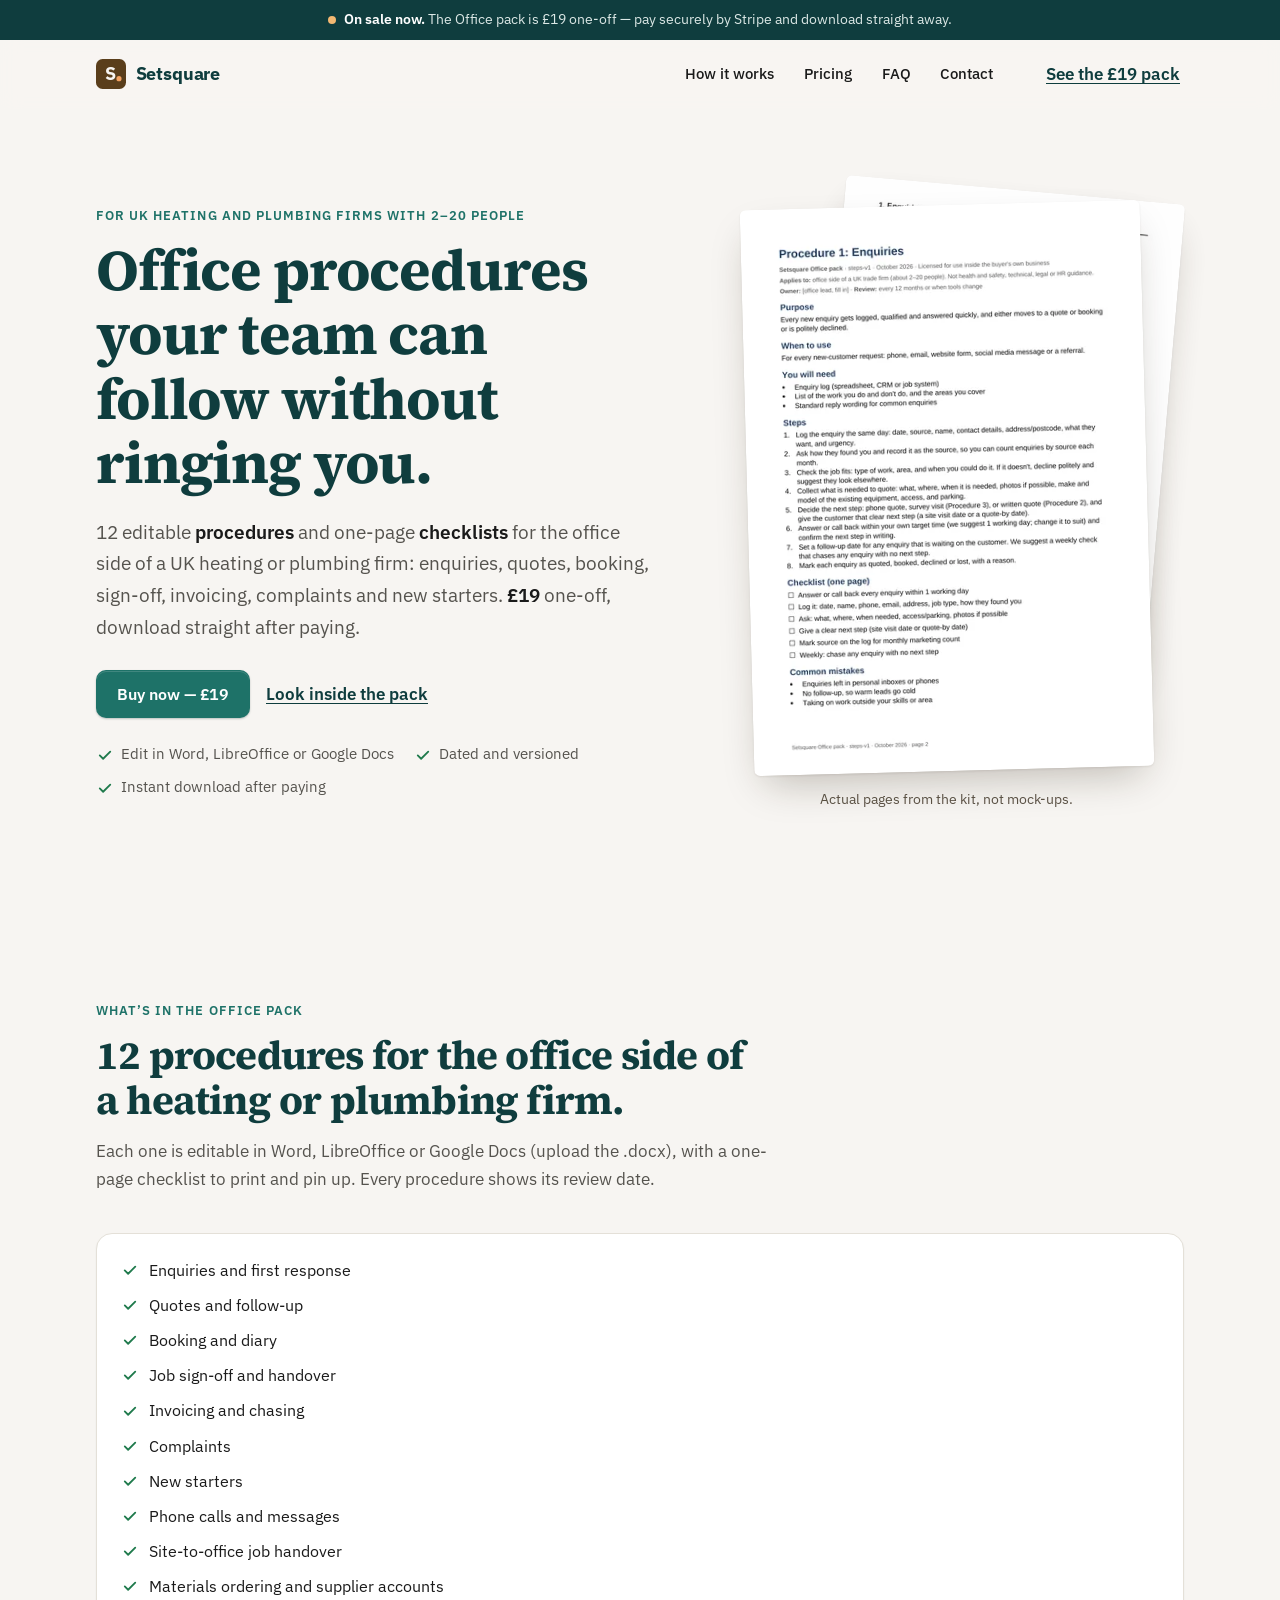
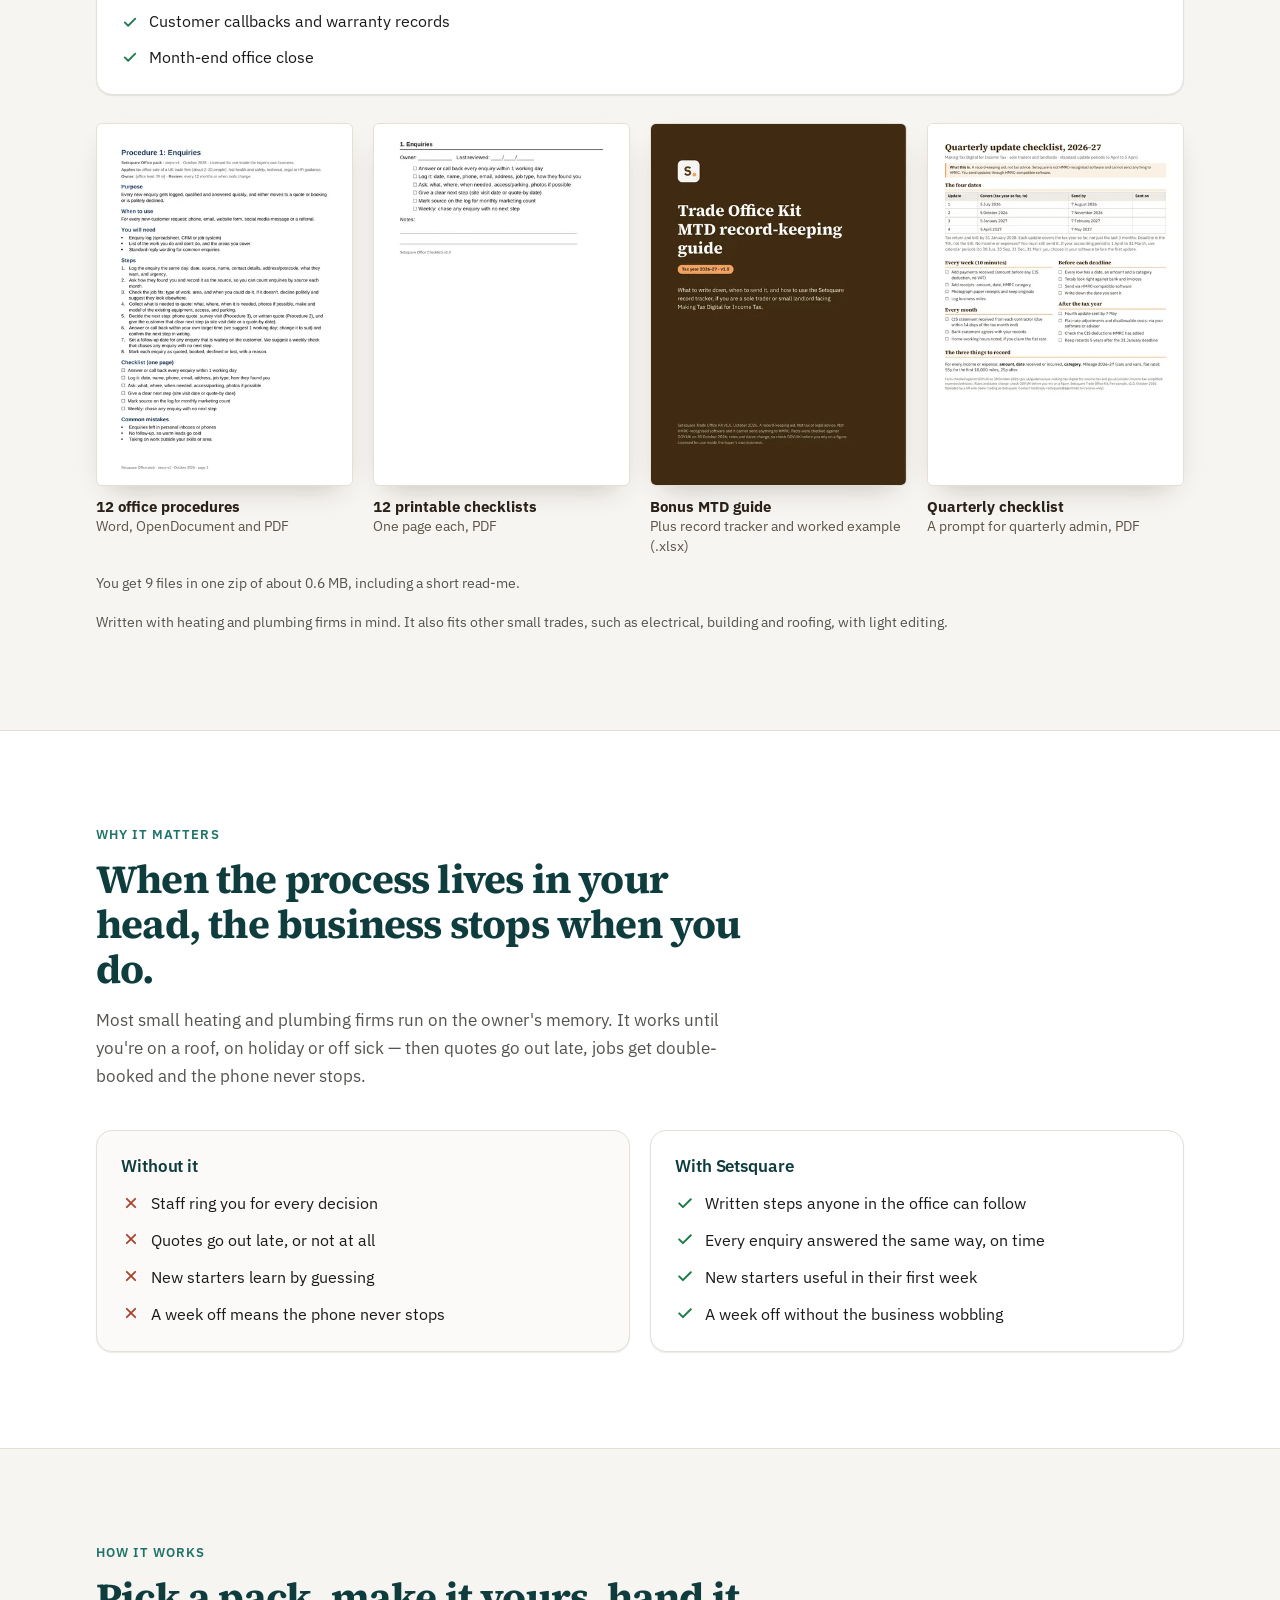
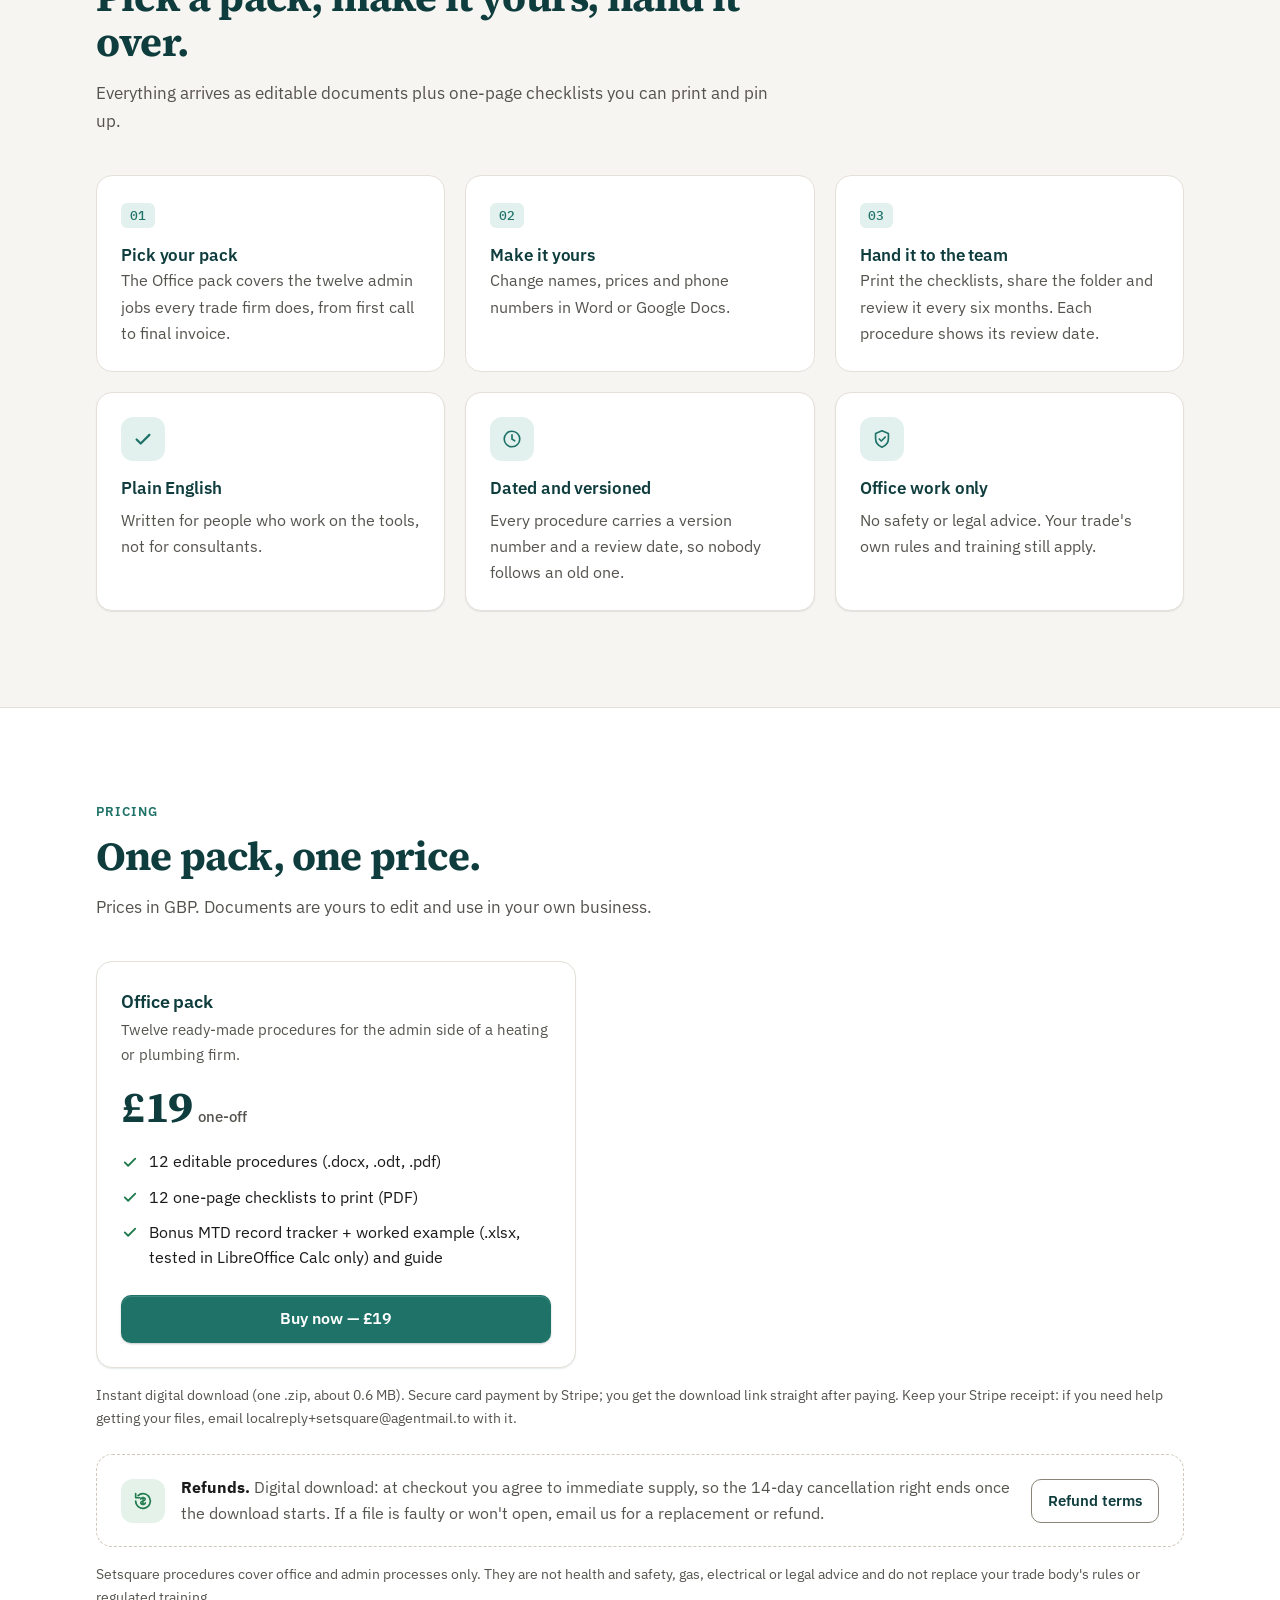
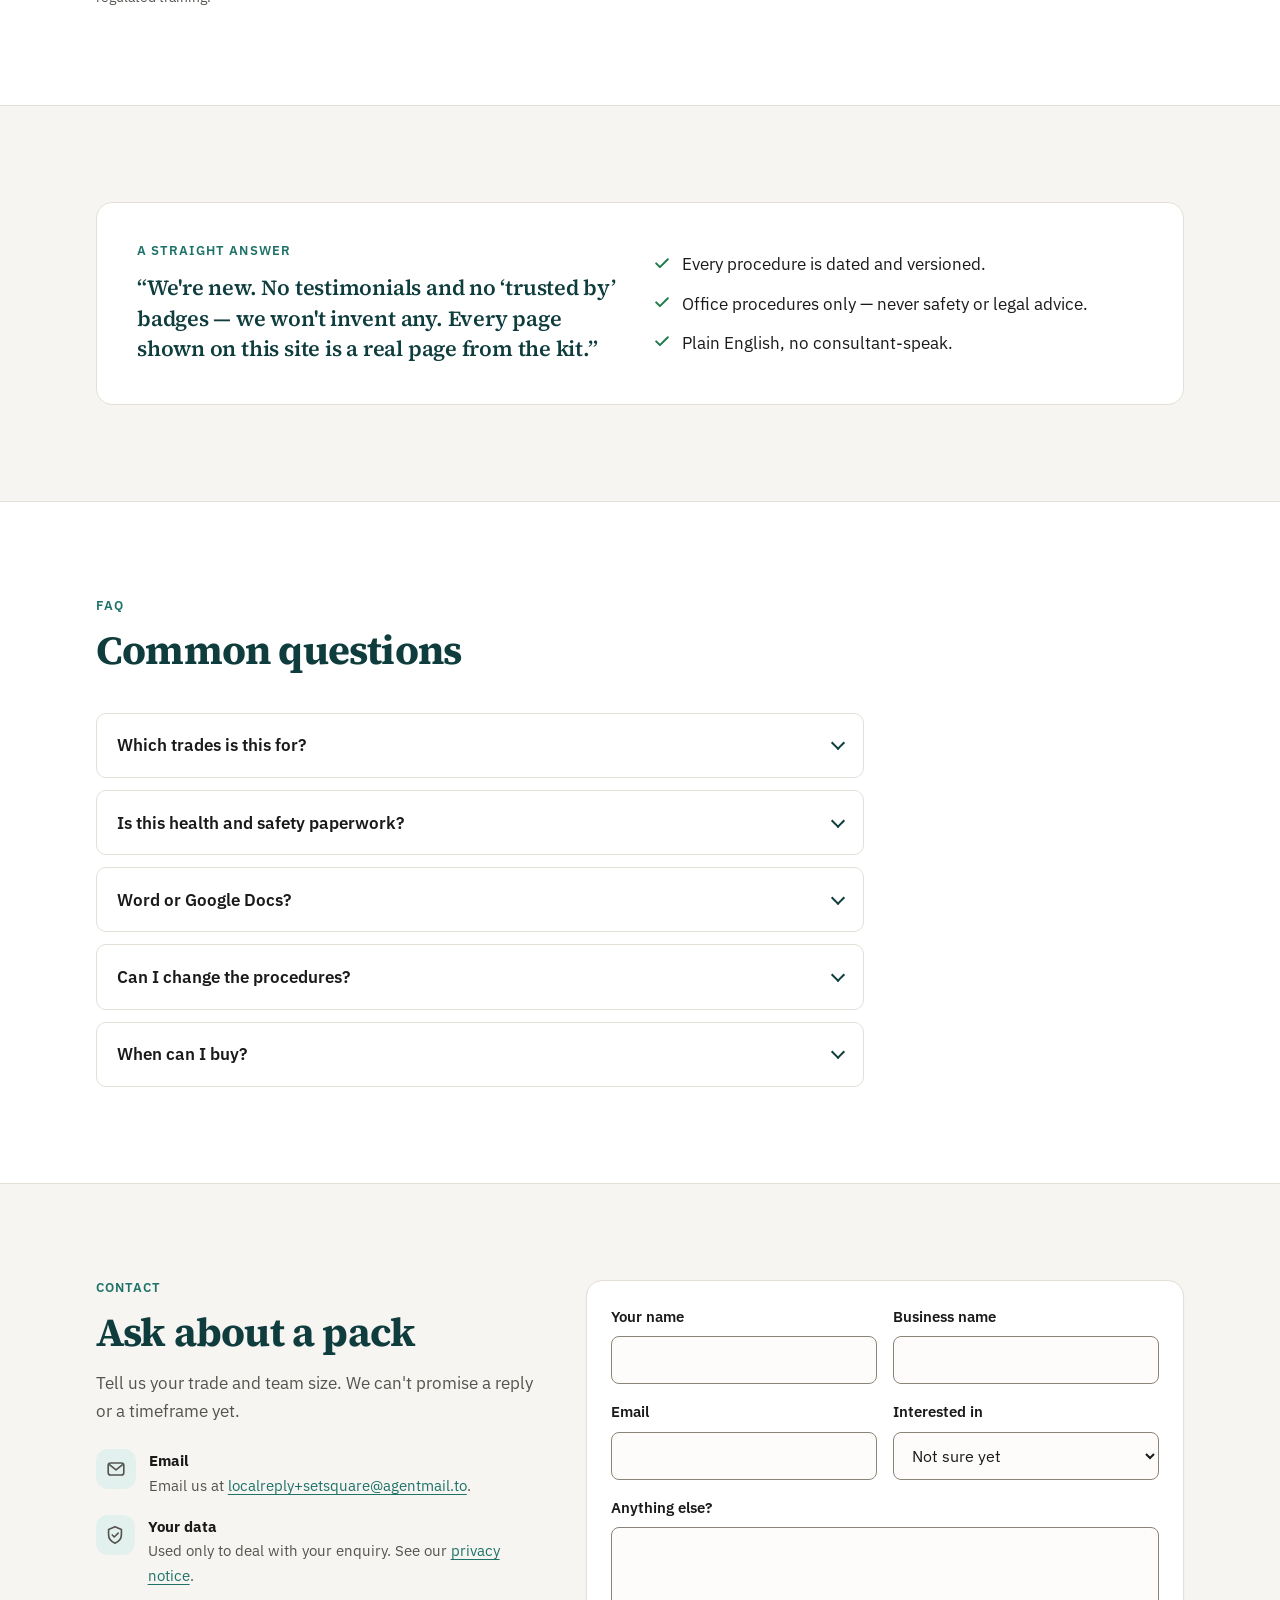
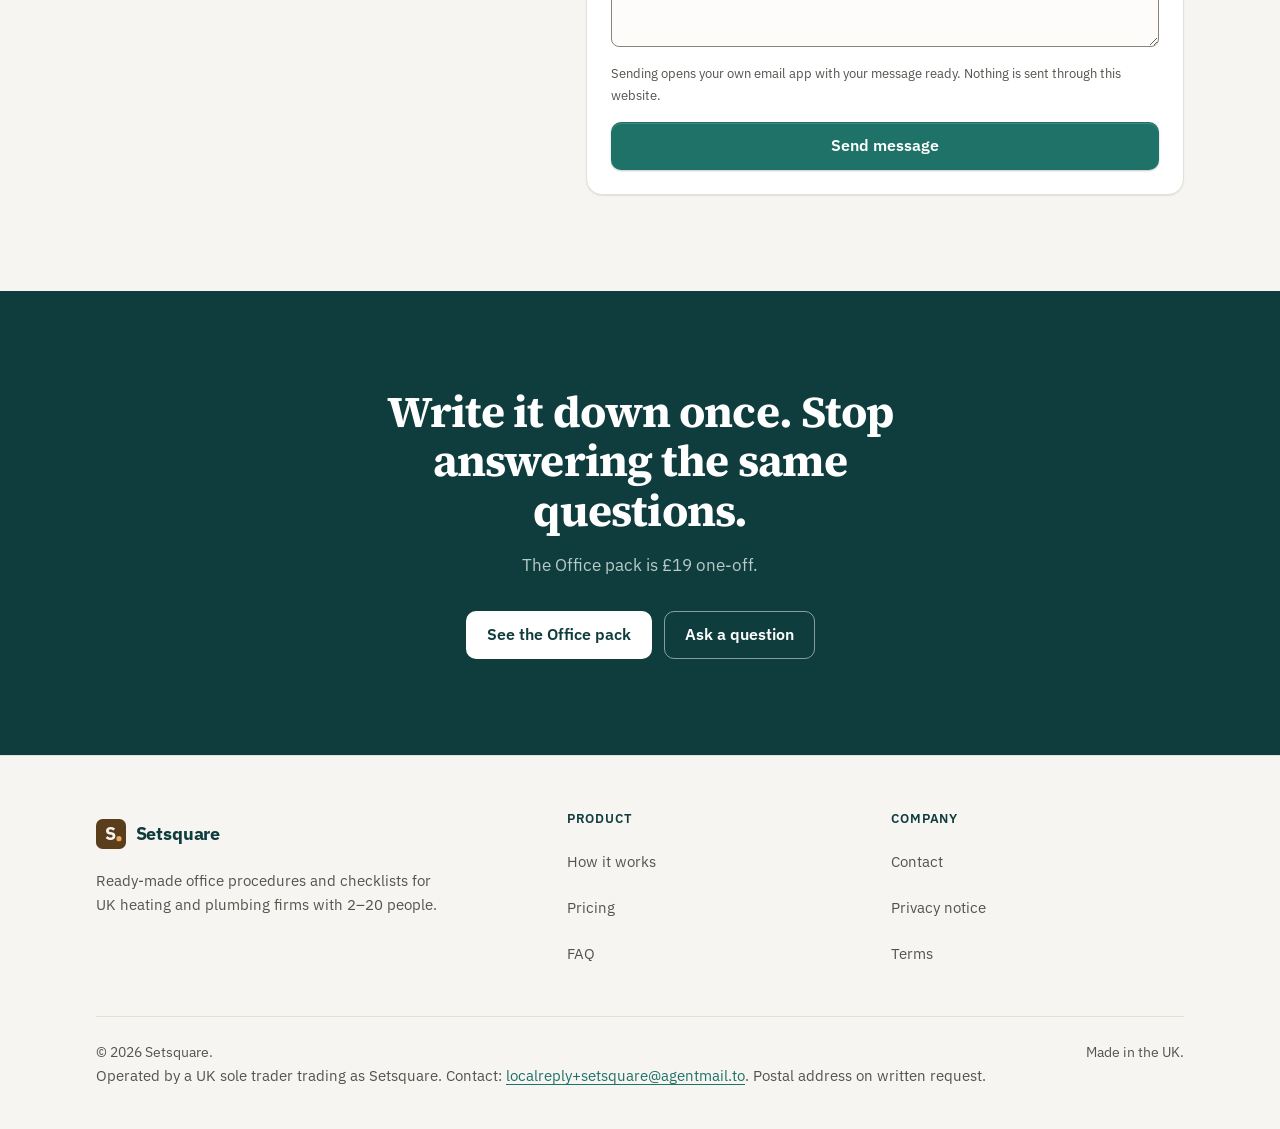
<file: index.html>
<!doctype html>
<html lang="en-GB">
<head>
  <meta charset="utf-8">
  <meta name="viewport" content="width=device-width, initial-scale=1">
  <meta http-equiv="Content-Security-Policy" content="default-src 'self'; img-src 'self' data: https://localreplyloop.goatcounter.com; style-src 'self'; script-src 'self'; font-src 'self'; connect-src 'self'; form-action 'self'; base-uri 'self'; object-src 'none'">
  <meta name="referrer" content="strict-origin-when-cross-origin">
  <title>Setsquare — office procedures for heating and plumbing firms</title>
  <meta name="description" content="The £19 Office pack: 12 editable office procedures and checklists for UK heating and plumbing firms — enquiries, quotes, booking, invoicing and more.">
  <meta name="theme-color" content="#5A3E1B">
  <meta property="og:type" content="website">
  <meta property="og:title" content="Setsquare — office procedures for heating and plumbing firms">
  <meta property="og:description" content="The £19 Office pack: 12 editable office procedures and checklists for UK heating and plumbing firms — enquiries, quotes, booking, invoicing and more.">
  <meta property="og:image" content="https://setsquare-2r4.pages.dev/assets/og.png">
  <meta property="og:image:width" content="1200">
  <meta property="og:image:height" content="630">
  <meta property="og:image:alt" content="Setsquare logo with the headline: Office procedures your team can follow without ringing you.">
  <meta property="og:site_name" content="Setsquare">
  <meta property="og:locale" content="en_GB">
  <meta property="og:url" content="https://setsquare-2r4.pages.dev/">
  <meta name="twitter:card" content="summary_large_image">
  <meta name="twitter:title" content="Setsquare — office procedures for heating and plumbing firms">
  <meta name="twitter:description" content="The £19 Office pack: 12 editable office procedures and checklists for UK heating and plumbing firms — enquiries, quotes, booking, invoicing and more.">
  <meta name="twitter:image" content="https://setsquare-2r4.pages.dev/assets/og.png">
  <meta name="twitter:image:alt" content="Setsquare logo with the headline: Office procedures your team can follow without ringing you.">
  <link rel="canonical" href="https://setsquare-2r4.pages.dev/">
  <link rel="icon" href="assets/favicon.svg" type="image/svg+xml">
  <link rel="preload" href="_shared/fonts/source-serif-4-latin-700-normal.woff2" as="font" type="font/woff2" crossorigin>
  <link rel="preload" href="_shared/fonts/ibm-plex-sans-latin-400-normal.woff2" as="font" type="font/woff2" crossorigin>
  <link rel="stylesheet" href="_shared/kit.css">
  <link rel="stylesheet" href="assets/site.css">
  <script src="assets/config.js"></script>
  <script src="assets/analytics.js" defer></script>
  <script src="_shared/kit.js" defer></script>
  <script type="application/ld+json">{"@context": "https://schema.org", "@type": "Organization", "name": "Setsquare", "url": "https://setsquare-2r4.pages.dev/", "logo": "https://setsquare-2r4.pages.dev/assets/favicon.svg", "description": "The £19 Office pack: 12 editable office procedures and checklists for UK heating and plumbing firms — enquiries, quotes, booking, invoicing and more."}</script>
</head>
<body>
<svg width="0" height="0" aria-hidden="true" focusable="false" class="x-s5">
  <symbol id="i-check" viewBox="0 0 24 24"><path d="m5 12.5 4.5 4.5L19 7.5" fill="none" stroke="currentColor" stroke-width="2.4" stroke-linecap="round" stroke-linejoin="round"/></symbol>
  <symbol id="i-x" viewBox="0 0 24 24"><path d="M7 7l10 10M17 7 7 17" fill="none" stroke="currentColor" stroke-width="2.2" stroke-linecap="round"/></symbol>
  <symbol id="i-star" viewBox="0 0 24 24"><path d="m12 2.8 2.8 5.9 6.4.8-4.7 4.4 1.2 6.4L12 17.2l-5.7 3.1 1.2-6.4-4.7-4.4 6.4-.8z" fill="currentColor"/></symbol>
  <symbol id="i-chat" viewBox="0 0 24 24"><path d="M4 6.5A2.5 2.5 0 0 1 6.5 4h11A2.5 2.5 0 0 1 20 6.5v7a2.5 2.5 0 0 1-2.5 2.5H11l-4.5 4v-4A2.5 2.5 0 0 1 4 13.5z" fill="none" stroke="currentColor" stroke-width="1.8" stroke-linejoin="round"/></symbol>
  <symbol id="i-shield" viewBox="0 0 24 24"><path d="M12 3 5 6v5.5c0 4.3 3 7.9 7 9.5 4-1.6 7-5.2 7-9.5V6z" fill="none" stroke="currentColor" stroke-width="1.8" stroke-linejoin="round"/><path d="m9 12 2.2 2.2L15.5 10" fill="none" stroke="currentColor" stroke-width="1.8" stroke-linecap="round" stroke-linejoin="round"/></symbol>
  <symbol id="i-pin" viewBox="0 0 24 24"><path d="M12 21s-6.5-5.6-6.5-11a6.5 6.5 0 0 1 13 0c0 5.4-6.5 11-6.5 11z" fill="none" stroke="currentColor" stroke-width="1.8"/><circle cx="12" cy="10" r="2.3" fill="none" stroke="currentColor" stroke-width="1.8"/></symbol>
  <symbol id="i-pulse" viewBox="0 0 24 24"><path d="M3 12h4l2.5-6 5 12 2.5-6h4" fill="none" stroke="currentColor" stroke-width="1.8" stroke-linecap="round" stroke-linejoin="round"/></symbol>
  <symbol id="i-user" viewBox="0 0 24 24"><circle cx="12" cy="8.5" r="3.5" fill="none" stroke="currentColor" stroke-width="1.8"/><path d="M5 20c.8-3.6 3.6-5.5 7-5.5s6.2 1.9 7 5.5" fill="none" stroke="currentColor" stroke-width="1.8" stroke-linecap="round"/></symbol>
  <symbol id="i-cross" viewBox="0 0 24 24"><rect x="4" y="4" width="16" height="16" rx="4" fill="none" stroke="currentColor" stroke-width="1.8"/><path d="M12 8.5v7M8.5 12h7" stroke="currentColor" stroke-width="1.8" stroke-linecap="round"/></symbol>
  <symbol id="i-mail" viewBox="0 0 24 24"><rect x="3.5" y="5.5" width="17" height="13" rx="2.5" fill="none" stroke="currentColor" stroke-width="1.8"/><path d="m4.5 7 7.5 6 7.5-6" fill="none" stroke="currentColor" stroke-width="1.8" stroke-linejoin="round"/></symbol>
  <symbol id="i-clock" viewBox="0 0 24 24"><circle cx="12" cy="12" r="8.5" fill="none" stroke="currentColor" stroke-width="1.8"/><path d="M12 7.5V12l3 2" fill="none" stroke="currentColor" stroke-width="1.8" stroke-linecap="round"/></symbol>
  <symbol id="i-info" viewBox="0 0 24 24"><circle cx="12" cy="12" r="9" fill="none" stroke="currentColor" stroke-width="2"/><path d="M12 11v5.5M12 7.6v.1" stroke="currentColor" stroke-width="2.2" stroke-linecap="round"/></symbol>
  <symbol id="i-refund" viewBox="0 0 24 24"><path d="M4 12a8 8 0 1 0 2.6-5.9M4 4v4.5h4.5" fill="none" stroke="currentColor" stroke-width="1.8" stroke-linecap="round" stroke-linejoin="round"/><path d="M12 8v8M9.5 10.2c0-1 1.1-1.7 2.5-1.7s2.5.7 2.5 1.7c0 2.3-5 1.3-5 3.6 0 1 1.1 1.7 2.5 1.7s2.5-.7 2.5-1.7" fill="none" stroke="currentColor" stroke-width="1.6" stroke-linecap="round"/></symbol>
  <symbol id="i-menu" viewBox="0 0 24 24"><path d="M4 7h16M4 12h16M4 17h16" stroke="currentColor" stroke-width="2" stroke-linecap="round"/></symbol>
</svg>
<a class="skip-link" href="#main">Skip to content</a>
<div class="announce" role="region" aria-label="Site notice"><div class="container"><span class="dot" aria-hidden="true"></span><span><strong>On sale now.</strong> The Office pack is £19 one-off — pay securely by Stripe and download straight away.</span></div></div>
<header class="site-header">
  <div class="container">
    <a class="brand" href="./"><svg viewBox="0 0 64 64" aria-hidden="true"><rect width="64" height="64" rx="14" fill="#5A3E1B"/><text x="30" y="45" text-anchor="middle" font-family="Source Serif 4, Georgia, serif" font-weight="700" font-size="38" fill="#F7F5F2">S</text><circle cx="49" cy="42" r="5.5" fill="#F4A261"/></svg>Setsquare</a>
    <nav class="nav" aria-label="Primary"><a href="#how">How it works</a><a href="#pricing">Pricing</a><a href="#faq">FAQ</a><a href="#contact">Contact</a></nav>
    <a class="header-cta header-link" href="#pricing" data-cta="header">See the £19 pack</a>
    <button class="nav-toggle" type="button" aria-controls="mobile-nav" aria-expanded="false" aria-label="Open menu"><svg aria-hidden="true"><use href="#i-menu"/></svg></button>
  </div>
  <nav class="mobile-nav" id="mobile-nav" aria-label="Mobile"><a href="#how">How it works</a><a href="#pricing">Pricing</a><a href="#faq">FAQ</a><a href="#contact">Contact</a><a href="#pricing" data-cta="mobile-nav">See the £19 pack</a></nav>
</header>
<main id="main">
  <section class="hero">
    <div class="container hero__grid">
      <div>
        <span class="eyebrow">For UK heating and plumbing firms with 2–20 people</span>
        <h1>Office procedures your team can follow without ringing you.</h1>
        <p class="lede">12 editable <strong>procedures</strong> and one-page <strong>checklists</strong> for the office side of a UK heating or plumbing firm: enquiries, quotes, booking, sign-off, invoicing, complaints and new starters. <strong>£19</strong> one-off, download straight after paying.</p>
        <div class="btn-row">
          <a class="btn btn--primary" href="https://buy.stripe.com/9B6bIUeYS62l5Nx8263oA05" data-cta="hero-buy" rel="noopener">Buy now — £19</a>
          <a class="text-link" href="#pack" data-cta="hero-secondary">Look inside the pack</a>
        </div>
        <ul class="assurances"><li><svg aria-hidden="true"><use href="#i-check"/></svg>Edit in Word, LibreOffice or Google Docs</li><li><svg aria-hidden="true"><use href="#i-check"/></svg>Dated and versioned</li><li><svg aria-hidden="true"><use href="#i-check"/></svg>Instant download after paying</li></ul>
      </div>
      <figure class="pagestack" aria-label="Real pages from the Setsquare Office pack">
        <img class="pagestack__back" src="assets/previews/checklists-420.webp" width="420" height="594" alt="" loading="eager" decoding="async">
        <img class="pagestack__front" src="assets/previews/procedures-720.webp" srcset="assets/previews/procedures-420.webp 420w, assets/previews/procedures-720.webp 720w" sizes="(max-width: 860px) 78vw, 400px" width="720" height="1018" alt="A real page from the Setsquare Office procedures: Procedure 1, Enquiries, with its purpose, steps and checklist." fetchpriority="high" decoding="async">
        
        <figcaption class="pagestack__cap">Actual pages from the kit, not mock-ups.</figcaption>
      </figure>
    </div>
  </section>
  <section class="section" id="pack">
    <div class="container">
      <div class="section-head"><span class="eyebrow">What’s in the Office pack</span><h2>12 procedures for the office side of a heating or plumbing firm.</h2><p>Each one is editable in Word, LibreOffice or Google Docs (upload the .docx), with a one-page checklist to print and pin up. Every procedure shows its review date.</p></div>
      <div class="card"><ul class="checks x-s6"><li><svg aria-hidden="true"><use href="#i-check"/></svg>Enquiries and first response</li><li><svg aria-hidden="true"><use href="#i-check"/></svg>Quotes and follow-up</li><li><svg aria-hidden="true"><use href="#i-check"/></svg>Booking and diary</li><li><svg aria-hidden="true"><use href="#i-check"/></svg>Job sign-off and handover</li><li><svg aria-hidden="true"><use href="#i-check"/></svg>Invoicing and chasing</li><li><svg aria-hidden="true"><use href="#i-check"/></svg>Complaints</li><li><svg aria-hidden="true"><use href="#i-check"/></svg>New starters</li><li><svg aria-hidden="true"><use href="#i-check"/></svg>Phone calls and messages</li><li><svg aria-hidden="true"><use href="#i-check"/></svg>Site-to-office job handover</li><li><svg aria-hidden="true"><use href="#i-check"/></svg>Materials ordering and supplier accounts</li><li><svg aria-hidden="true"><use href="#i-check"/></svg>Customer callbacks and warranty records</li><li><svg aria-hidden="true"><use href="#i-check"/></svg>Month-end office close</li></ul></div>
      <div class="gallery" aria-label="Look inside the pack">
        <figure><img src="assets/previews/procedures-420.webp" width="420" height="594" loading="lazy" decoding="async" alt="Office procedures, page 2: the enquiries procedure with numbered steps."><figcaption><b>12 office procedures</b>Word, OpenDocument and PDF</figcaption></figure>
        <figure><img src="assets/previews/checklists-420.webp" width="420" height="594" loading="lazy" decoding="async" alt="Office checklists: a one-page printable checklist with tick boxes."><figcaption><b>12 printable checklists</b>One page each, PDF</figcaption></figure>
        <figure><img src="assets/previews/mtd-guide-420.webp" width="420" height="594" loading="lazy" decoding="async" alt="Cover of the Setsquare MTD record-keeping guide."><figcaption><b>Bonus MTD guide</b>Plus record tracker and worked example (.xlsx)</figcaption></figure>
        <figure><img src="assets/previews/quarterly-420.webp" width="420" height="594" loading="lazy" decoding="async" alt="Quarterly update checklist for the 2026 to 2027 tax year."><figcaption><b>Quarterly checklist</b>A prompt for quarterly admin, PDF</figcaption></figure>
      </div>
      <p class="fineprint">You get 9 files in one zip of about 0.6 MB, including a short read-me.</p>
      <p class="fineprint">Written with heating and plumbing firms in mind. It also fits other small trades, such as electrical, building and roofing, with light editing.</p>
    </div>
  </section>
  <section class="section section--tint" id="why">
    <div class="container">
      <div class="section-head"><span class="eyebrow">Why it matters</span><h2>When the process lives in your head, the business stops when you do.</h2><p>Most small heating and plumbing firms run on the owner&#x27;s memory. It works until you&#x27;re on a roof, on holiday or off sick — then quotes go out late, jobs get double-booked and the phone never stops.</p></div>
      <div class="contrast">
        <div class="card card--before"><h3>Without it</h3><ul><li><svg class="x" aria-hidden="true"><use href="#i-x"/></svg>Staff ring you for every decision</li><li><svg class="x" aria-hidden="true"><use href="#i-x"/></svg>Quotes go out late, or not at all</li><li><svg class="x" aria-hidden="true"><use href="#i-x"/></svg>New starters learn by guessing</li><li><svg class="x" aria-hidden="true"><use href="#i-x"/></svg>A week off means the phone never stops</li></ul></div>
        <div class="card"><h3>With Setsquare</h3><ul><li><svg class="ok" aria-hidden="true"><use href="#i-check"/></svg>Written steps anyone in the office can follow</li><li><svg class="ok" aria-hidden="true"><use href="#i-check"/></svg>Every enquiry answered the same way, on time</li><li><svg class="ok" aria-hidden="true"><use href="#i-check"/></svg>New starters useful in their first week</li><li><svg class="ok" aria-hidden="true"><use href="#i-check"/></svg>A week off without the business wobbling</li></ul></div>
      </div>
    </div>
  </section>
  <section class="section" id="how">
    <div class="container">
      <div class="section-head"><span class="eyebrow">How it works</span><h2>Pick a pack, make it yours, hand it over.</h2><p>Everything arrives as editable documents plus one-page checklists you can print and pin up.</p></div>
      <div class="steps"><div class="step"><span class="step__n">01</span><h3>Pick your pack</h3><p>The Office pack covers the twelve admin jobs every trade firm does, from first call to final invoice.</p></div><div class="step"><span class="step__n">02</span><h3>Make it yours</h3><p>Change names, prices and phone numbers in Word or Google Docs.</p></div><div class="step"><span class="step__n">03</span><h3>Hand it to the team</h3><p>Print the checklists, share the folder and review it every six months. Each procedure shows its review date.</p></div></div>
      <div class="grid grid--3 x-s8"><div class="card"><div class="icon"><svg aria-hidden="true"><use href="#i-check"/></svg></div><h3>Plain English</h3><p>Written for people who work on the tools, not for consultants.</p></div><div class="card"><div class="icon"><svg aria-hidden="true"><use href="#i-clock"/></svg></div><h3>Dated and versioned</h3><p>Every procedure carries a version number and a review date, so nobody follows an old one.</p></div><div class="card"><div class="icon"><svg aria-hidden="true"><use href="#i-shield"/></svg></div><h3>Office work only</h3><p>No safety or legal advice. Your trade&#x27;s own rules and training still apply.</p></div></div>
    </div>
  </section>
  <section class="section section--tint" id="pricing">
    <div class="container">
      <div class="section-head"><span class="eyebrow">Pricing</span><h2>One pack, one price.</h2><p>Prices in GBP. Documents are yours to edit and use in your own business.</p></div>
      <div class="pricing x-s9"><article class="tier"><h3>Office pack</h3><p class="tier__for">Twelve ready-made procedures for the admin side of a heating or plumbing firm.</p>
          <p class="price"><b>£19</b><span>one-off</span></p><ul class="checks"><li><svg aria-hidden="true"><use href="#i-check"/></svg>12 editable procedures (.docx, .odt, .pdf)</li><li><svg aria-hidden="true"><use href="#i-check"/></svg>12 one-page checklists to print (PDF)</li><li><svg aria-hidden="true"><use href="#i-check"/></svg>Bonus MTD record tracker + worked example (.xlsx, tested in LibreOffice Calc only) and guide</li></ul><div class="cta-wrap"><a class="btn btn--primary btn--block" href="https://buy.stripe.com/9B6bIUeYS62l5Nx8263oA05" data-cta="buy" data-plan="office" rel="noopener">Buy now — £19</a></div></article></div>
      <p class="fineprint">Instant digital download (one .zip, about 0.6 MB). Secure card payment by Stripe; you get the download link straight after paying. Keep your Stripe receipt: if you need help getting your files, email localreply+setsquare@agentmail.to with it.</p>
      <div class="guarantee"><div class="icon"><svg aria-hidden="true"><use href="#i-refund"/></svg></div><p><strong>Refunds.</strong> Digital download: at checkout you agree to immediate supply, so the 14-day cancellation right ends once the download starts. If a file is faulty or won&#x27;t open, email us for a replacement or refund.</p><a class="btn btn--ghost btn--sm" href="terms.html#refunds">Refund terms</a></div>
      <p class="fineprint">Setsquare procedures cover office and admin processes only. They are not health and safety, gas, electrical or legal advice and do not replace your trade body&#x27;s rules or regulated training.</p>
    </div>
  </section>
  <section class="section" id="honest">
    <div class="container"><div class="note-card"><div><span class="eyebrow">A straight answer</span><blockquote>“We&#x27;re new. No testimonials and no ‘trusted by’ badges — we won&#x27;t invent any. Every page shown on this site is a real page from the kit.”</blockquote></div><ul class="promise-list"><li><svg aria-hidden="true"><use href="#i-check"/></svg><span>Every procedure is dated and versioned.</span></li><li><svg aria-hidden="true"><use href="#i-check"/></svg><span>Office procedures only — never safety or legal advice.</span></li><li><svg aria-hidden="true"><use href="#i-check"/></svg><span>Plain English, no consultant-speak.</span></li></ul></div></div>
  </section>
  <section class="section section--tint" id="faq">
    <div class="container"><div class="section-head"><span class="eyebrow">FAQ</span><h2>Common questions</h2></div><div class="faq"><details><summary>Which trades is this for?</summary><p>Heating and plumbing firms with 2–20 people first. Electrical, building, roofing, landscaping and similar firms run a similar office, so the procedures also fit with light editing.</p></details><details><summary>Is this health and safety paperwork?</summary><p>No. Setsquare covers office work — enquiries, quotes, booking, sign-off, invoicing, complaints and new starters. Safety procedures, risk assessments and trade regulations are separate and stay your responsibility.</p></details><details><summary>Word or Google Docs?</summary><p>You get .docx files that open in Word or Google Docs (there is no separate native Google Docs file), plus .odt and .pdf copies and printable one-page checklists.</p></details><details><summary>Can I change the procedures?</summary><p>Yes — they&#x27;re yours to edit and use in your own business. Please don&#x27;t resell or share them outside your firm.</p></details><details><summary>When can I buy?</summary><p>Now. Click “Buy now — £19”, pay by card through Stripe, and you go straight to the download. Questions first? Email localreply+setsquare@agentmail.to.</p></details></div></div>
  </section>
<section class="section" id="contact">
    <div class="container contact-grid">
      <div>
        <span class="eyebrow">Contact</span>
        <h2 class="x-s10">Ask about a pack</h2>
        <p class="x-s11">Tell us your trade and team size. We can&#x27;t promise a reply or a timeframe yet.</p>
        <ul class="contact-points"><li><span class="icon" aria-hidden="true"><svg><use href="#i-mail"/></svg></span><span><b>Email</b>Email us at <a href="mailto:localreply+setsquare@agentmail.to?subject=Setsquare%20enquiry">localreply+setsquare@agentmail.to</a>.</span></li>
          <li><span class="icon" aria-hidden="true"><svg><use href="#i-shield"/></svg></span><span><b>Your data</b>Used only to deal with your enquiry. See our <a href="privacy.html">privacy notice</a>.</span></li></ul>
      </div>
      <form class="form" data-contact data-email="localreply+setsquare@agentmail.to" data-subject="Setsquare enquiry" novalidate>
        <div class="row-2">
          <div class="field"><label for="f-name">Your name</label><input id="f-name" name="name" autocomplete="name" required></div>
          <div class="field"><label for="f-business">Business name</label><input id="f-business" name="business" autocomplete="organization" required></div>
        </div>
        <div class="row-2">
          <div class="field"><label for="f-email">Email</label><input id="f-email" name="email" type="email" autocomplete="email" required></div>
          <div class="field"><label for="f-plan">Interested in</label><select id="f-plan" name="plan"><option value="">Not sure yet</option><option value="office">Office pack (£19)</option></select></div>
        </div>
        <div class="field"><label for="f-message">Anything else?</label><textarea id="f-message" name="message"></textarea></div>
        <p class="hint">Sending opens your own email app with your message ready. Nothing is sent through this website.</p>
        <button class="btn btn--primary" type="submit">Send message</button>
        <p class="form-status" role="status" aria-live="polite"></p>
      </form>
    </div>
  </section>
  <section class="section section--ink">
    <div class="container final-cta"><h2>Write it down once. Stop answering the same questions.</h2><p>The Office pack is £19 one-off.</p>
      <div class="btn-row"><a class="btn btn--light" href="#pricing" data-cta="final">See the Office pack</a><a class="btn btn--outline-light" href="#contact" data-cta="final-contact">Ask a question</a></div></div>
  </section>
</main>
<footer class="site-footer">
  <div class="container">
    <div class="footer-grid">
      <div><a class="brand" href="./"><svg viewBox="0 0 64 64" aria-hidden="true"><rect width="64" height="64" rx="14" fill="#5A3E1B"/><text x="30" y="45" text-anchor="middle" font-family="Source Serif 4, Georgia, serif" font-weight="700" font-size="38" fill="#F7F5F2">S</text><circle cx="49" cy="42" r="5.5" fill="#F4A261"/></svg>Setsquare</a><p class="x-s12">Ready-made office procedures and checklists for UK heating and plumbing firms with 2–20 people.</p></div>
      <div><h2>Product</h2><ul><li><a href="#how">How it works</a></li><li><a href="#pricing">Pricing</a></li><li><a href="#faq">FAQ</a></li></ul></div>
      <div><h2>Company</h2><ul><li><a href="#contact">Contact</a></li><li><a href="privacy.html">Privacy notice</a></li><li><a href="terms.html">Terms</a></li></ul></div>
    </div>
    <div class="footer-base"><span>© <span data-year>2026</span> Setsquare.</span><span>Made in the UK.</span></div>
    <p class="footer-legal">Operated by a UK sole trader trading as Setsquare. Contact: <a href="mailto:localreply+setsquare@agentmail.to">localreply+setsquare@agentmail.to</a>. Postal address on written request.</p>
  </div>
</footer>
</body>
</html>
</file>
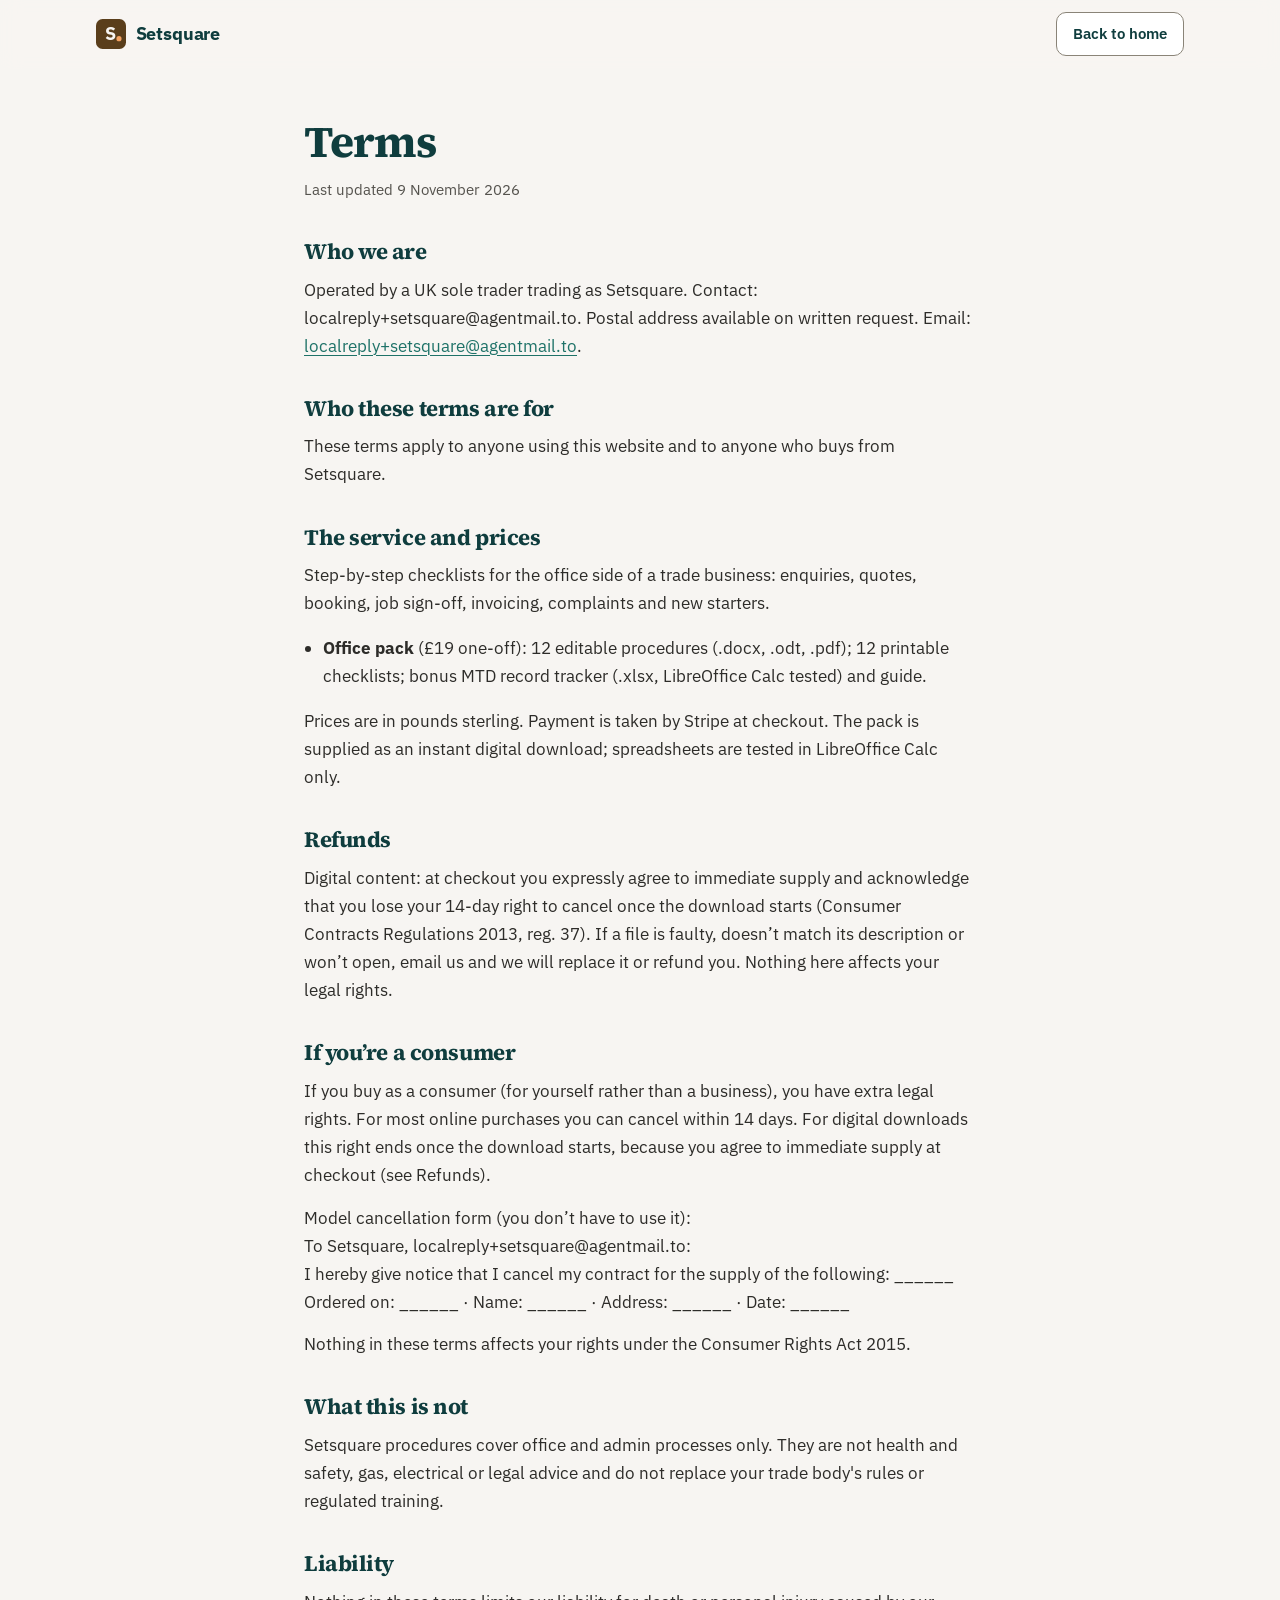
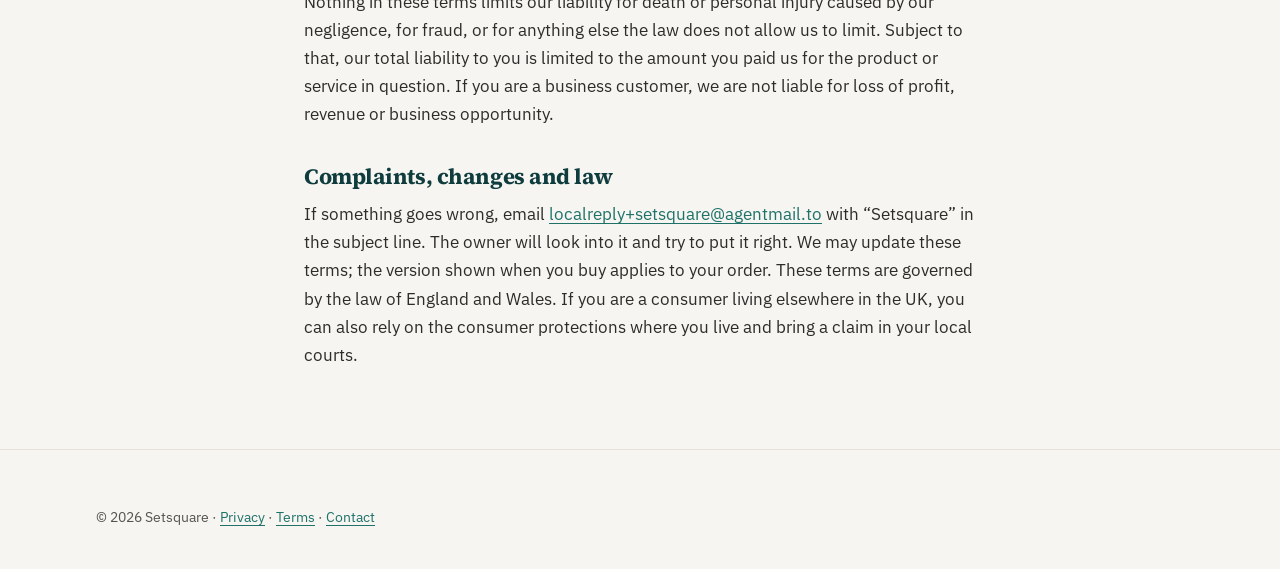
<file: terms.html>
<!doctype html>
<html lang="en-GB">
<head>
  <meta charset="utf-8">
  <meta name="viewport" content="width=device-width, initial-scale=1">
  <meta http-equiv="Content-Security-Policy" content="default-src 'self'; img-src 'self' data: https://localreplyloop.goatcounter.com; style-src 'self'; script-src 'self'; font-src 'self'; form-action 'self'; base-uri 'self'; object-src 'none'">
  <meta name="referrer" content="strict-origin-when-cross-origin">
  <title>Terms — Setsquare</title>
  <meta name="description" content="Terms for Setsquare: prices, refunds, what the service is and is not, and liability.">
  <meta name="theme-color" content="#5A3E1B">
  <meta property="og:type" content="website">
  <meta property="og:title" content="Terms — Setsquare">
  <meta property="og:description" content="Terms for Setsquare: prices, refunds, what the service is and is not, and liability.">
  <meta property="og:image" content="https://setsquare-2r4.pages.dev/assets/og.png">
  <meta property="og:image:width" content="1200">
  <meta property="og:image:height" content="630">
  <meta property="og:image:alt" content="Setsquare logo with the headline: Office procedures your team can follow without ringing you.">
  <meta property="og:site_name" content="Setsquare">
  <meta property="og:locale" content="en_GB">
  <meta property="og:url" content="https://setsquare-2r4.pages.dev/terms.html">
  <meta name="twitter:card" content="summary_large_image">
  <meta name="twitter:title" content="Terms — Setsquare">
  <meta name="twitter:description" content="Terms for Setsquare: prices, refunds, what the service is and is not, and liability.">
  <meta name="twitter:image" content="https://setsquare-2r4.pages.dev/assets/og.png">
  <meta name="twitter:image:alt" content="Setsquare logo with the headline: Office procedures your team can follow without ringing you.">
  <link rel="canonical" href="https://setsquare-2r4.pages.dev/terms.html">
  <link rel="icon" href="assets/favicon.svg" type="image/svg+xml">
  <link rel="stylesheet" href="_shared/kit.css">
  <link rel="stylesheet" href="assets/site.css">
  <script src="assets/config.js"></script>
  <script src="assets/analytics.js" defer></script>
  <script src="_shared/kit.js" defer></script>
</head>
<body>
<a class="skip-link" href="#main">Skip to content</a>
<header class="site-header"><div class="container"><a class="brand" href="./"><svg viewBox="0 0 64 64" aria-hidden="true"><rect width="64" height="64" rx="14" fill="#5A3E1B"/><text x="30" y="45" text-anchor="middle" font-family="Source Serif 4, Georgia, serif" font-weight="700" font-size="38" fill="#F7F5F2">S</text><circle cx="49" cy="42" r="5.5" fill="#F4A261"/></svg>Setsquare</a><a class="btn btn--ghost btn--sm x-s1" href="./">Back to home</a></div></header>
<main id="main" class="legal"><div class="container"><h1>Terms</h1><p class="updated">Last updated 9 November 2026</p>
<h2>Who we are</h2>
<p><span>Operated by a UK sole trader trading as Setsquare. Contact: localreply+setsquare@agentmail.to. Postal address available on written request.</span> Email: <a href="mailto:localreply+setsquare@agentmail.to">localreply+setsquare@agentmail.to</a>.</p>
<h2>Who these terms are for</h2>
<p>These terms apply to anyone using this website and to anyone who buys from Setsquare.</p>
<h2>The service and prices</h2>
<p>Step-by-step checklists for the office side of a trade business: enquiries, quotes, booking, job sign-off, invoicing, complaints and new starters.</p>
<ul><li><strong>Office pack</strong> (£19 one-off): 12 editable procedures (.docx, .odt, .pdf); 12 printable checklists; bonus MTD record tracker (.xlsx, LibreOffice Calc tested) and guide.</li></ul>
<p>Prices are in pounds sterling. Payment is taken by Stripe at checkout. The pack is supplied as an instant digital download; spreadsheets are tested in LibreOffice Calc only.</p>
<h2 id="refunds">Refunds</h2>
<p>Digital content: at checkout you expressly agree to immediate supply and acknowledge that you lose your 14-day right to cancel once the download starts (Consumer Contracts Regulations 2013, reg. 37). If a file is faulty, doesn’t match its description or won’t open, email us and we will replace it or refund you. Nothing here affects your legal rights.</p>
<h2>If you’re a consumer</h2>
<p>If you buy as a consumer (for yourself rather than a business), you have extra legal rights. For most online purchases you can cancel within 14 days. For digital downloads this right ends once the download starts, because you agree to immediate supply at checkout (see Refunds).</p>
<p>Model cancellation form (you don’t have to use it):<br>
To Setsquare, localreply+setsquare@agentmail.to:<br>
I hereby give notice that I cancel my contract for the supply of the following: ______<br>
Ordered on: ______ · Name: ______ · Address: ______ · Date: ______</p>
<p>Nothing in these terms affects your rights under the Consumer Rights Act 2015.</p>
<h2>What this is not</h2>
<p>Setsquare procedures cover office and admin processes only. They are not health and safety, gas, electrical or legal advice and do not replace your trade body's rules or regulated training.</p>
<h2>Liability</h2>
<p>Nothing in these terms limits our liability for death or personal injury caused by our negligence, for fraud, or for anything else the law does not allow us to limit. Subject to that, our total liability to you is limited to the amount you paid us for the product or service in question. If you are a business customer, we are not liable for loss of profit, revenue or business opportunity.</p>
<h2>Complaints, changes and law</h2>
<p>If something goes wrong, email <a href="mailto:localreply+setsquare@agentmail.to">localreply+setsquare@agentmail.to</a> with “Setsquare” in the subject line. The owner will look into it and try to put it right. We may update these terms; the version shown when you buy applies to your order. These terms are governed by the law of England and Wales. If you are a consumer living elsewhere in the UK, you can also rely on the consumer protections where you live and bring a claim in your local courts.</p>
</div></main>
<footer class="site-footer"><div class="container"><div class="footer-base x-s4">
      <span>© <span data-year>2026</span> Setsquare · <a href="privacy.html">Privacy</a> · <a href="terms.html">Terms</a> · <a href="./#contact">Contact</a></span></div></div></footer>
</body>
</html>
</file>
<file: _shared/kit.css>
@font-face { font-family: "IBM Plex Sans"; font-style: normal; font-weight: 400; font-display: swap; src: url("fonts/ibm-plex-sans-latin-400-normal.woff2") format("woff2"); }
@font-face { font-family: "IBM Plex Sans"; font-style: normal; font-weight: 500; font-display: swap; src: url("fonts/ibm-plex-sans-latin-500-normal.woff2") format("woff2"); }
@font-face { font-family: "IBM Plex Sans"; font-style: normal; font-weight: 600; font-display: swap; src: url("fonts/ibm-plex-sans-latin-600-normal.woff2") format("woff2"); }
@font-face { font-family: "IBM Plex Sans"; font-style: normal; font-weight: 700; font-display: swap; src: url("fonts/ibm-plex-sans-latin-700-normal.woff2") format("woff2"); }
@font-face { font-family: "Source Serif 4"; font-style: normal; font-weight: 600; font-display: swap; src: url("fonts/source-serif-4-latin-600-normal.woff2") format("woff2"); }
@font-face { font-family: "Source Serif 4"; font-style: normal; font-weight: 700; font-display: swap; src: url("fonts/source-serif-4-latin-700-normal.woff2") format("woff2"); }
@font-face { font-family: "IBM Plex Mono"; font-style: normal; font-weight: 500; font-display: swap; src: url("fonts/ibm-plex-mono-latin-500-normal.woff2") format("woff2"); }

:root {
  --ink: #0F3D3E;
  --ink-deep: #0A2C2D;
  --accent: #2A9D8F;
  --accent-strong: #1E7268;
  --accent-soft: #E3F1EE;
  --bg: #F7F5F2;
  --surface: #FFFFFF;
  --tint: #EFEBE4;
  --text: #1A1A1A;
  --muted: #55534E;
  --line: #E4E0D8;
  --line-strong: #CFC8BB;
  --line-input: #8A8478; --warn: #9A4A07;
  --warn-soft: #FBF1E4;
  --ok: #1F7A4C;
  --ok-soft: #E4F2EA;
  --serif: "Source Serif 4", ui-serif, Georgia, serif;
  --sans: "IBM Plex Sans", ui-sans-serif, system-ui, -apple-system, "Segoe UI", sans-serif;
  --mono: "IBM Plex Mono", ui-monospace, monospace;
  --r: 10px;
  --r-lg: 16px;
  --container: 72rem;
  --shadow-1: 0 1px 2px rgba(15,61,62,.06), 0 1px 1px rgba(15,61,62,.04);
  --shadow-2: 0 1px 2px rgba(26,26,26,.05), 0 12px 32px -8px rgba(15,61,62,.14);
  --shadow-3: 0 2px 4px rgba(26,26,26,.04), 0 24px 60px -12px rgba(15,61,62,.22);
  --ease: cubic-bezier(.22,1,.36,1);
}

*, *::before, *::after { box-sizing: border-box; }
html { -webkit-text-size-adjust: 100%; scroll-behavior: smooth; scroll-padding-top: 5rem; }
@media (prefers-reduced-motion: reduce) { html { scroll-behavior: auto; } *, *::before, *::after { transition: none !important; animation: none !important; } }
body { margin: 0; background: var(--bg); color: var(--text); font: 400 1.0625rem/1.65 var(--sans); -webkit-font-smoothing: antialiased; text-rendering: optimizeLegibility; }
img, svg { display: block; max-width: 100%; }
a { color: var(--accent-strong); text-underline-offset: .18em; text-decoration-thickness: 1px; }
a:hover { color: var(--ink); }
:focus-visible { outline: 3px solid var(--accent); outline-offset: 2px; border-radius: 4px; }
h1, h2, h3 { font-family: var(--serif); color: var(--ink); letter-spacing: -.02em; line-height: 1.12; margin: 0; font-weight: 700; }
h3 { font-family: var(--sans); font-size: 1.0625rem; letter-spacing: -.005em; line-height: 1.35; font-weight: 600; }
p { margin: 0; }
.container { width: 100%; max-width: var(--container); margin: 0 auto; padding: 0 1.25rem; }
@media (min-width: 48rem) { .container { padding: 0 2rem; } }
.sr-only { position: absolute; width: 1px; height: 1px; overflow: hidden; clip: rect(0 0 0 0); white-space: nowrap; }
.skip-link { position: absolute; left: 1rem; top: -4rem; z-index: 100; background: var(--ink); color: #fff; padding: .75rem 1rem; border-radius: var(--r); font-weight: 600; }
.skip-link:focus { top: 1rem; color: #fff; }

.announce { background: var(--ink); color: #DCE8E6; font-size: .875rem; }
.announce .container { display: flex; gap: .5rem; align-items: center; justify-content: center; min-height: 2.5rem; text-align: center; padding-top: .35rem; padding-bottom: .35rem; }
.announce strong { color: #fff; font-weight: 600; }
.announce a { color: #fff; }
.dot { width: .5rem; height: .5rem; border-radius: 50%; background: #F2B872; flex: none; box-shadow: none; animation: none; }

.site-header { position: sticky; top: 0; z-index: 50; background: rgba(247,245,242,.88); backdrop-filter: saturate(1.4) blur(10px); -webkit-backdrop-filter: saturate(1.4) blur(10px); border-bottom: 1px solid transparent; transition: border-color .2s; }
.site-header.is-scrolled { border-bottom-color: var(--line); }
.site-header .container { display: flex; align-items: center; gap: 1.5rem; min-height: 4.25rem; }
.brand { display: inline-flex; align-items: center; gap: .6rem; color: var(--ink); text-decoration: none; font-weight: 700; font-size: 1.125rem; letter-spacing: -.01em; min-height: 44px; }
.brand svg { width: 30px; height: 30px; flex: none; }
.nav { display: none; margin-left: auto; gap: .25rem; align-items: center; }
.nav a { color: var(--text); text-decoration: none; font-size: .9375rem; font-weight: 500; padding: .6rem .8rem; border-radius: 8px; min-height: 44px; display: inline-flex; align-items: center; }
.nav a:hover { background: var(--tint); color: var(--ink); }
.site-header .header-cta { display: none; }
.nav-toggle { margin-left: auto; display: inline-flex; align-items: center; justify-content: center; width: 44px; height: 44px; border: 1px solid var(--line-input); background: var(--surface); border-radius: var(--r); cursor: pointer; color: var(--ink); }
.nav-toggle svg { width: 20px; height: 20px; }
.mobile-nav { display: none; border-top: 1px solid var(--line); background: var(--bg); }
.mobile-nav.is-open { display: block; }
.mobile-nav a { display: flex; align-items: center; min-height: 52px; padding: 0 1.25rem; color: var(--text); text-decoration: none; font-weight: 500; border-bottom: 1px solid var(--line); }
.mobile-nav .btn { margin: 1rem 1.25rem 1.25rem; display: flex; }
.mobile-nav .btn--primary, .mobile-nav .btn--primary:hover { color: #fff; }
@media (min-width: 60rem) {
  .nav { display: flex; }
  .site-header .header-cta { display: inline-flex; margin-left: .75rem; }
  .nav-toggle, .mobile-nav, .mobile-nav.is-open { display: none; }
}

.btn { display: inline-flex; align-items: center; justify-content: center; gap: .5rem; min-height: 48px; padding: .75rem 1.25rem; border-radius: var(--r); font: 600 1rem/1.2 var(--sans); text-decoration: none; border: 1px solid transparent; cursor: pointer; transition: background-color .15s var(--ease), box-shadow .15s var(--ease), transform .15s var(--ease), color .15s; white-space: nowrap; }
.btn--primary { background: var(--accent-strong); color: #fff; box-shadow: 0 1px 0 rgba(255,255,255,.15) inset, 0 1px 2px rgba(10,44,45,.25); }
.btn--primary:hover { background: var(--ink); color: #fff; transform: translateY(-1px); box-shadow: 0 6px 16px -4px rgba(15,61,62,.4); }
.btn--ghost { background: var(--surface); color: var(--ink); border-color: var(--line-input); }
.btn--ghost:hover { border-color: var(--ink); color: var(--ink); }
.btn--sm { min-height: 44px; padding: .55rem 1rem; font-size: .9375rem; }
.btn--block { width: 100%; }
.btn svg { width: 18px; height: 18px; }
.btn-row { display: flex; flex-wrap: wrap; gap: .75rem; }
.tag { display: inline-flex; align-items: center; gap: .4rem; font: 600 .75rem/1 var(--sans); letter-spacing: .06em; text-transform: uppercase; color: var(--accent-strong); background: var(--accent-soft); padding: .45rem .7rem; border-radius: 999px; }
.tag--warn { color: var(--warn); background: var(--warn-soft); }
.eyebrow { font: 600 .8125rem/1.2 var(--sans); letter-spacing: .08em; text-transform: uppercase; color: var(--accent-strong); margin-bottom: .9rem; display: block; }

.hero { padding: 3rem 0 3.5rem; position: relative; overflow: hidden; }
.hero::before { content: none; display: none; }
.hero__grid { display: grid; gap: 2.75rem; align-items: center; position: relative; }
.hero h1 { font-size: clamp(2.25rem, 6.2vw, 3.6rem); max-width: 18ch; }
.hero .lede { font-size: clamp(1.0625rem, 1.6vw, 1.2rem); color: var(--muted); margin-top: 1.25rem; max-width: 36rem; }
.hero .lede strong { color: var(--text); font-weight: 600; }
.hero .btn-row { margin-top: 1.75rem; }
@media (max-width: 39.99rem) { .hero .btn-row .btn { flex: 1 1 100%; } }
.nowrap { white-space: nowrap; }
.assurances { display: flex; flex-wrap: wrap; gap: .5rem 1.25rem; margin: 1.5rem 0 0; padding: 0; list-style: none; font-size: .9375rem; color: var(--muted); }
.assurances li { display: inline-flex; align-items: center; gap: .45rem; }
.assurances svg { width: 18px; height: 18px; color: var(--ok); flex: none; }
@media (min-width: 60rem) { .hero { padding: 4.5rem 0 5rem; } .hero__grid { grid-template-columns: 1.08fr .92fr; gap: 3.5rem; } }

.mock { position: relative; }
.mock__frame { background: var(--surface); border: 1px solid var(--line); border-radius: var(--r-lg); box-shadow: var(--shadow-3); padding: 1.1rem; }
.mock__bar { display: flex; align-items: center; justify-content: space-between; gap: .75rem; padding: .1rem .2rem .9rem; border-bottom: 1px solid var(--line); margin-bottom: 1rem; font-size: .8125rem; color: var(--muted); }
.mock__bar b { color: var(--ink); font-weight: 600; }
.review { border: 1px solid var(--line); border-radius: var(--r); padding: .95rem 1rem; background: #FCFBF9; }
.review__head { display: flex; align-items: center; gap: .65rem; margin-bottom: .45rem; }
.avatar { width: 32px; height: 32px; border-radius: 50%; display: grid; place-items: center; font: 600 .8125rem var(--sans); color: #fff; background: #7A6F5E; flex: none; }
.review__who { font-weight: 600; font-size: .9375rem; line-height: 1.2; }
.review__meta { font-size: .8125rem; color: var(--muted); }
.stars { display: inline-flex; gap: 1px; color: #C9821B; vertical-align: -2px; }
.stars svg { width: 14px; height: 14px; }
.stars .off { color: var(--line-input); }
.review p { font-size: .9375rem; line-height: 1.55; }
.draft { margin-top: .85rem; border: 1px solid #BFDDD7; background: var(--accent-soft); border-radius: var(--r); padding: .95rem 1rem; }
.draft__label { display: flex; align-items: center; justify-content: space-between; font: 600 .75rem/1 var(--sans); letter-spacing: .05em; text-transform: uppercase; color: var(--accent-strong); margin-bottom: .55rem; }
.draft p { font-size: .9375rem; line-height: 1.55; color: #17302F; }
.mock__actions { display: flex; gap: .6rem; margin-top: .9rem; align-items: center; }
.mock__actions .btn { min-height: 44px; font-size: .9375rem; }
.mock__note { margin-left: auto; font-size: .8125rem; color: var(--muted); }
.mock__caption { margin-top: 1.1rem; font-size: .8125rem; color: var(--muted); text-align: center; }
.float-chip { position: absolute; display: none; align-items: center; gap: .5rem; background: var(--surface); border: 1px solid var(--line); border-radius: 999px; padding: .5rem .85rem .5rem .55rem; box-shadow: var(--shadow-2); font-size: .8125rem; font-weight: 600; color: var(--ink); }
.float-chip i { width: 24px; height: 24px; border-radius: 50%; display: grid; place-items: center; background: var(--ok-soft); color: var(--ok); font-style: normal; }
@media (min-width: 60rem) { .float-chip { display: inline-flex; } .float-chip--a { left: -1.75rem; bottom: .9rem; } .float-chip--b { right: -1rem; top: -1rem; } }

.section { padding: 4.5rem 0; }
.section--tint { background: var(--surface); border-top: 1px solid var(--line); border-bottom: 1px solid var(--line); }
.section--ink { background: var(--ink); color: #DCE8E6; }
.section--ink h2, .section--ink h3 { color: #fff; }
.section-head { max-width: 42rem; margin-bottom: 2.5rem; }
.section-head h2 { font-size: clamp(1.75rem, 3.6vw, 2.5rem); }
.section-head p { color: var(--muted); margin-top: .9rem; font-size: 1.0625rem; }
.section--ink .section-head p { color: #B8C9C7; }
.center { text-align: center; margin-left: auto; margin-right: auto; }
@media (min-width: 60rem) { .section { padding: 6rem 0; } }

.grid { display: grid; gap: 1.25rem; }
@media (min-width: 40rem) { .grid--2, .grid--3 { grid-template-columns: repeat(2, 1fr); } }
@media (min-width: 60rem) { .grid--3 { grid-template-columns: repeat(3, 1fr); } }
.card { background: var(--surface); border: 1px solid var(--line); border-radius: var(--r-lg); padding: 1.5rem; box-shadow: var(--shadow-1); }
.card h3 { margin-bottom: .45rem; }
.card p { color: var(--muted); font-size: 1rem; }
.icon { width: 44px; height: 44px; border-radius: 12px; display: grid; place-items: center; background: var(--accent-soft); color: var(--accent-strong); margin-bottom: 1rem; }
.icon svg { width: 22px; height: 22px; }

.contrast { display: grid; gap: 1.25rem; }
@media (min-width: 48rem) { .contrast { grid-template-columns: 1fr 1fr; } }
.contrast .card--before { background: #FBFAF8; }
.contrast ul { list-style: none; margin: .75rem 0 0; padding: 0; display: grid; gap: .65rem; }
.contrast li { display: flex; gap: .6rem; align-items: flex-start; color: var(--text); font-size: 1rem; }
.contrast li svg { width: 20px; height: 20px; flex: none; margin-top: .15rem; }
.x { color: #A8452F; } .ok { color: var(--ok); }

.steps { display: grid; gap: 1.25rem; counter-reset: s; }
@media (min-width: 60rem) { .steps { grid-template-columns: repeat(3, 1fr); } }
.step { position: relative; padding: 1.5rem; border-radius: var(--r-lg); background: var(--surface); border: 1px solid var(--line); }
.step__n { font: 500 .8125rem/1 var(--mono); color: var(--accent-strong); background: var(--accent-soft); padding: .4rem .55rem; border-radius: 6px; display: inline-block; margin-bottom: 1rem; }
.step p { color: var(--muted); font-size: 1rem; }

.pricing { display: grid; gap: 1.25rem; align-items: stretch; }
@media (min-width: 60rem) { .pricing { grid-template-columns: repeat(3, 1fr); } }
.tier { position: relative; display: flex; flex-direction: column; background: var(--surface); border: 1px solid var(--line); border-radius: var(--r-lg); padding: 1.75rem 1.5rem 1.5rem; box-shadow: var(--shadow-1); }
.tier--featured { border: 2px solid var(--accent-strong); box-shadow: var(--shadow-2); }
.tier__badge { position: absolute; top: -.8rem; left: 1.5rem; background: var(--accent-strong); color: #fff; font: 600 .75rem/1 var(--sans); letter-spacing: .05em; text-transform: uppercase; padding: .45rem .7rem; border-radius: 999px; }
.tier h3 { font-size: 1.125rem; }
.tier__for { color: var(--muted); font-size: .9375rem; margin-top: .25rem; min-height: 2.9em; }
.price { display: flex; align-items: baseline; gap: .35rem; margin: 1.1rem 0 1.25rem; font-family: var(--serif); color: var(--ink); }
.price b { font-size: 2.75rem; line-height: 1; letter-spacing: -.03em; font-weight: 700; }
.price span { font: 500 .9375rem var(--sans); color: var(--muted); }
.checks { list-style: none; padding: 0; margin: 0 0 1.5rem; display: grid; gap: .6rem; font-size: .9688rem; }
.checks li { display: flex; gap: .6rem; align-items: flex-start; }
.checks svg { width: 18px; height: 18px; color: var(--ok); flex: none; margin-top: .2rem; }
.tier .cta-wrap { margin-top: auto; }
.test-note { display: flex; gap: .45rem; align-items: flex-start; margin-top: .75rem; font-size: .8125rem; color: var(--warn); line-height: 1.45; }
.test-note svg { width: 16px; height: 16px; flex: none; margin-top: .1rem; }
.tier .sub { margin-top: .75rem; font-size: .8125rem; color: var(--muted); text-align: center; }
.guarantee { margin-top: 1.5rem; display: grid; gap: 1rem; align-items: center; background: var(--surface); border: 1px dashed var(--line-strong); border-radius: var(--r-lg); padding: 1.25rem 1.5rem; }
@media (min-width: 48rem) { .guarantee { grid-template-columns: auto 1fr auto; } }
.guarantee .icon { margin: 0; background: var(--ok-soft); color: var(--ok); }
.guarantee p { color: var(--muted); font-size: .9688rem; }
.guarantee strong { color: var(--text); }
.fineprint { font-size: .875rem; color: var(--muted); margin-top: 1rem; }

.compare { width: 100%; border-collapse: separate; border-spacing: 0; background: var(--surface); border: 1px solid var(--line); border-radius: var(--r-lg); overflow: hidden; font-size: .9688rem; }
.compare th, .compare td { padding: .9rem 1rem; text-align: left; border-bottom: 1px solid var(--line); vertical-align: top; }
.compare thead th { background: #FBFAF8; font-weight: 600; color: var(--ink); font-size: .875rem; }
.compare tbody tr:last-child td, .compare tbody tr:last-child th { border-bottom: 0; }
.compare tbody th { font-weight: 600; color: var(--text); }
.compare .us { background: rgba(227,241,238,.45); }
.table-scroll { overflow-x: auto; -webkit-overflow-scrolling: touch; border-radius: var(--r-lg); }
.table-scroll .compare { min-width: 40rem; }

.checker { display: grid; gap: 1.5rem; }
@media (min-width: 60rem) { .checker { grid-template-columns: 1.2fr .8fr; align-items: start; } }
.checker fieldset { border: 0; margin: 0; padding: 0; display: grid; gap: .6rem; }
.checker legend { font-weight: 600; margin-bottom: .75rem; color: var(--ink); }
.check-row { display: flex; gap: .8rem; align-items: flex-start; padding: .85rem 1rem; border: 1px solid var(--line); border-radius: var(--r); background: var(--surface); cursor: pointer; min-height: 52px; }
.check-row:hover { border-color: var(--line-strong); }
.check-row input { width: 20px; height: 20px; margin: .15rem 0 0; accent-color: var(--accent-strong); flex: none; }
.check-row span { font-size: .9688rem; }
.score { position: sticky; top: 6rem; text-align: center; }
.score .score__num { font: 700 3.5rem/1 var(--serif); color: var(--ink); letter-spacing: -.03em; }
.score__bar { height: 8px; background: var(--tint); border-radius: 999px; overflow: hidden; margin: 1rem 0; }
.score__bar i { display: block; height: 100%; width: 0; background: var(--accent-strong); border-radius: 999px; transition: width .3s var(--ease); }
.score p { color: var(--muted); font-size: .9375rem; }

.faq { display: grid; gap: .75rem; max-width: 48rem; }
.faq details { background: var(--surface); border: 1px solid var(--line); border-radius: var(--r); }
.faq summary { list-style: none; cursor: pointer; padding: 1.1rem 1.25rem; font-weight: 600; display: flex; justify-content: space-between; align-items: center; gap: 1rem; min-height: 56px; }
.faq summary::-webkit-details-marker { display: none; }
.faq summary::after { content: ""; width: 10px; height: 10px; border-right: 2px solid var(--ink); border-bottom: 2px solid var(--ink); transform: rotate(45deg); transition: transform .2s var(--ease); flex: none; margin-top: -4px; }
.faq details[open] summary::after { transform: rotate(-135deg); margin-top: 4px; }
.faq details p { padding: 0 1.25rem 1.2rem; color: var(--muted); }

.note-card { display: grid; gap: 1.5rem; align-items: center; background: var(--surface); border: 1px solid var(--line); border-radius: var(--r-lg); padding: 2rem; }
@media (min-width: 60rem) { .note-card { grid-template-columns: 1fr 1fr; padding: 2.5rem; } }
.note-card blockquote { margin: 0; font: 600 1.35rem/1.4 var(--serif); color: var(--ink); letter-spacing: -.01em; }
.promise-list { list-style: none; margin: 0; padding: 0; display: grid; gap: .7rem; }
.promise-list li { display: flex; gap: .6rem; align-items: flex-start; }
.promise-list svg { width: 20px; height: 20px; color: var(--ok); flex: none; margin-top: .15rem; }

.contact-grid { display: grid; gap: 2rem; }
@media (min-width: 60rem) { .contact-grid { grid-template-columns: .85fr 1.15fr; gap: 3rem; } }
.form { display: grid; gap: 1rem; background: var(--surface); border: 1px solid var(--line); border-radius: var(--r-lg); padding: 1.5rem; box-shadow: var(--shadow-1); }
@media (min-width: 40rem) { .form .row-2 { display: grid; grid-template-columns: 1fr 1fr; gap: 1rem; } }
.field { display: grid; gap: .4rem; }
.field label { font-weight: 600; font-size: .9375rem; }
.field input, .field select, .field textarea { width: 100%; font: 400 1rem/1.4 var(--sans); color: var(--text); background: #FDFCFB; border: 1px solid var(--line-input); border-radius: 8px; padding: .75rem .85rem; min-height: 48px; }
.field textarea { min-height: 7.5rem; resize: vertical; }
.field input:focus, .field select:focus, .field textarea:focus { outline: none; border-color: var(--accent-strong); box-shadow: 0 0 0 3px rgba(42,157,143,.22); }
.field input:focus-visible, .field select:focus-visible, .field textarea:focus-visible { outline: 3px solid var(--accent); outline-offset: 2px; }
.hint { font-size: .8125rem; color: var(--muted); }
.form-status { display: none; padding: .9rem 1rem; border-radius: 8px; background: var(--ok-soft); color: #174F33; font-size: .9375rem; }
.form-status.is-visible { display: block; }
.contact-points { list-style: none; padding: 0; margin: 1.5rem 0 0; display: grid; gap: 1rem; }
.contact-points li { display: flex; gap: .8rem; align-items: flex-start; }
.contact-points .icon { margin: 0; width: 40px; height: 40px; }
.contact-points b { display: block; color: var(--text); }
.contact-points span { color: var(--muted); font-size: .9375rem; }

.final-cta { text-align: center; }
.final-cta h2 { font-size: clamp(1.9rem, 4vw, 2.75rem); color: #fff; max-width: 22ch; margin: 0 auto; }
.final-cta p { color: #B8C9C7; margin: 1rem auto 0; max-width: 34rem; }
.final-cta .btn-row { justify-content: center; margin-top: 2rem; }
.btn--light { background: #fff; color: var(--ink); }
.btn--light:hover { background: var(--accent-soft); color: var(--ink); }
.btn--outline-light { border-color: rgba(255,255,255,.5); color: #fff; background: transparent; }
.btn--outline-light:hover { border-color: #fff; color: #fff; }

.site-footer { padding: 3.5rem 0 2.5rem; border-top: 1px solid var(--line); font-size: .9375rem; color: var(--muted); }
.footer-grid { display: grid; gap: 2rem; }
@media (min-width: 48rem) { .footer-grid { grid-template-columns: 1.5fr 1fr 1fr; } }
.site-footer h2 { font: 600 .8125rem/1 var(--sans); letter-spacing: .06em; text-transform: uppercase; color: var(--ink); margin-bottom: 1rem; }
.site-footer ul { list-style: none; padding: 0; margin: 0; display: grid; gap: .1rem; }
.site-footer ul a { color: var(--muted); text-decoration: none; display: inline-flex; min-height: 44px; align-items: center; }
.site-footer ul a:hover { color: var(--ink); text-decoration: underline; }
.footer-base { margin-top: 2.5rem; padding-top: 1.5rem; border-top: 1px solid var(--line); display: flex; flex-wrap: wrap; gap: .5rem 1.5rem; justify-content: space-between; font-size: .875rem; }

.legal { padding: 3rem 0 5rem; }
.legal .container { max-width: 46rem; }
.legal h1 { font-size: clamp(2rem, 5vw, 2.75rem); }
.legal .updated { color: var(--muted); margin: .75rem 0 2rem; font-size: .9375rem; }
.legal h2 { font-size: 1.375rem; margin: 2.25rem 0 .75rem; }
.legal p, .legal li { color: #2D2C29; }
.legal p + p { margin-top: .9rem; }
.legal ul { padding-left: 1.2rem; display: grid; gap: .4rem; }
.callout { background: var(--warn-soft); border: 1px solid #EBD3B3; border-radius: var(--r); padding: 1rem 1.25rem; color: #5B3A12; font-size: .9375rem; }

.paused-banner { display: none; background: var(--warn); color: #fff; text-align: center; padding: .75rem 1rem; font-weight: 600; }
html[data-paused="true"] .paused-banner { display: block; }
html[data-paused="true"] [data-cta="checkout"] { pointer-events: none; opacity: .5; }

.reveal { opacity: 1; transform: none; }
.js .reveal { opacity: 0; transform: translateY(12px); transition: opacity .5s var(--ease), transform .5s var(--ease); }
.js .reveal.is-in { opacity: 1; transform: none; }

.browser { background: var(--surface); border: 1px solid var(--line); border-radius: var(--r-lg); box-shadow: var(--shadow-3); overflow: hidden; }
.browser__bar { display: flex; align-items: center; gap: .5rem; padding: .7rem .9rem; background: #FBFAF8; border-bottom: 1px solid var(--line); }
.browser__bar i { width: 10px; height: 10px; border-radius: 50%; background: var(--line-strong); }
.browser__url { margin-left: .5rem; flex: 1; background: var(--surface); border: 1px solid var(--line); border-radius: 999px; padding: .3rem .8rem; font: 500 .8125rem var(--mono); color: var(--muted); }
.browser__body { padding: 1.5rem 1.5rem 1.75rem; }
.browser__nav { display: flex; justify-content: space-between; align-items: center; font-size: .8125rem; color: var(--muted); margin-bottom: 1.5rem; }
.browser__nav b { color: var(--ink); font-size: .9375rem; }
.browser__h { font: 700 1.6rem/1.15 var(--serif); color: var(--ink); letter-spacing: -.02em; }
.browser__p { color: var(--muted); font-size: .9375rem; margin-top: .6rem; }
.browser__cta { display: inline-flex; margin-top: 1rem; background: var(--accent-strong); color: #fff; border-radius: 8px; padding: .55rem .9rem; font-weight: 600; font-size: .875rem; }
.browser__tiles { display: grid; grid-template-columns: repeat(3, 1fr); gap: .6rem; margin-top: 1.25rem; }
.browser__tiles span { height: 56px; border-radius: 8px; background: var(--tint); }
.sheet { background: var(--surface); border: 1px solid var(--line); border-radius: var(--r-lg); box-shadow: var(--shadow-3); overflow: hidden; font-size: .875rem; }
.sheet__head { display: flex; justify-content: space-between; align-items: center; padding: .8rem 1rem; border-bottom: 1px solid var(--line); background: #FBFAF8; }
.sheet__head b { color: var(--ink); }
.sheet__tabs { display: flex; gap: .25rem; padding: .5rem .75rem 0; border-bottom: 1px solid var(--line); background: #FBFAF8; }
.sheet__tabs span { padding: .45rem .7rem; border-radius: 6px 6px 0 0; font-size: .8125rem; color: var(--muted); }
.sheet__tabs span.on { background: var(--surface); color: var(--ink); font-weight: 600; border: 1px solid var(--line); border-bottom-color: var(--surface); margin-bottom: -1px; }
.sheet table { width: 100%; border-collapse: collapse; }
.sheet th, .sheet td { text-align: left; padding: .7rem 1rem; border-bottom: 1px solid var(--line); }
.sheet th { font: 600 .75rem var(--sans); text-transform: uppercase; letter-spacing: .05em; color: var(--muted); background: #FDFCFB; }
.sheet td:first-child { font-weight: 600; color: var(--ink); }
.flag { display: inline-block; padding: .2rem .5rem; border-radius: 999px; background: var(--warn-soft); color: var(--warn); font-size: .75rem; font-weight: 600; }
.flag--ok { background: var(--ok-soft); color: var(--ok); }
.calc { background: var(--surface); border: 1px solid var(--line); border-radius: var(--r-lg); box-shadow: var(--shadow-3); padding: 1.5rem; display: grid; gap: 1rem; }
.calc .field input { font-size: 1.0625rem; }
.calc__out { background: var(--accent-soft); border-radius: var(--r); padding: 1.1rem 1.2rem; }
.calc__out small { display: block; font: 600 .75rem var(--sans); letter-spacing: .06em; text-transform: uppercase; color: var(--accent-strong); }
.calc__out strong { display: block; font: 700 2.25rem/1.1 var(--serif); color: var(--ink); letter-spacing: -.02em; margin-top: .3rem; }
.calc__out p { font-size: .9375rem; color: #17302F; margin-top: .35rem; }
.soon { display: inline-flex; align-items: center; gap: .4rem; font-size: .8125rem; color: var(--muted); margin-top: .75rem; }

.launch-state { display: flex; align-items: center; justify-content: center; gap: .5rem; margin: 0; padding: .8rem 1rem; border: 1px dashed #BFDDD7; border-radius: 999px; background: var(--accent-soft); color: var(--accent-strong); font: 600 .9375rem/1.2 var(--sans); text-align: center; }
.launch-state svg { width: 18px; height: 18px; flex: none; }
.launch-card { max-width: 56rem; margin: 0 auto; text-align: center; background: var(--surface); border: 1px solid var(--line); border-radius: var(--r-lg); padding: clamp(1.75rem, 4vw, 3rem); box-shadow: var(--shadow-2); }
.launch-card h2 { font-size: clamp(1.75rem, 3.6vw, 2.5rem); }
.launch-card > p { color: var(--muted); margin: .9rem auto 0; max-width: 36rem; font-size: 1.0625rem; }
.launch-facts { list-style: none; padding: 0; margin: 1.75rem 0 0; display: grid; gap: .75rem; text-align: left; }
@media (min-width: 720px) { .launch-facts { grid-template-columns: repeat(3, 1fr); } }
.launch-facts li { display: flex; gap: .7rem; align-items: flex-start; font-size: .9375rem; color: var(--text); background: var(--bg); border-radius: 12px; padding: .85rem .9rem; }
.launch-facts .icon { width: 34px; height: 34px; border-radius: 10px; margin: 0; flex: none; }
.launch-facts .icon svg { width: 18px; height: 18px; }

.section--ink a:not(.btn){color:#fff;text-decoration:underline}
.pricing--single { max-width: 30rem; margin-inline: auto; }
@media (min-width: 60rem) { .pricing.pricing--single { grid-template-columns: 1fr; } }
.tier-more { max-width: 64rem; margin: 1.25rem auto 0; text-align: center; color: var(--muted); font-size: .9375rem; line-height: 1.6; }
.tier-more a { font-weight: 600; white-space: nowrap; }

.site-header .header-link { display: inline-flex; color: var(--ink); font-weight: 600; text-decoration: underline; text-underline-offset: .2em; min-height: 44px; align-items: center; padding: 0 .25rem; }
@media (max-width: 59.99rem) { .site-header .header-link { display: none; } }
.btn-row .text-link { display: inline-flex; align-items: center; min-height: 48px; padding: 0 .25rem; color: var(--ink); font-weight: 600; text-decoration: underline; text-underline-offset: .2em; }
.btn-row .text-link:hover, .site-header .header-link:hover { color: var(--accent-strong); }
</file>
<file: assets/site.css>
.x-s1{margin-left:auto !important}
.x-s2{font-size:1.125rem !important;color:var(--muted) !important}
.x-s3{margin-top:1.5rem !important}
.x-s4{margin-top:0 !important;border-top:0 !important;padding-top:0 !important}
.x-s5{position:absolute !important}
.x-s6{margin:0 !important}
.x-s7{margin:.75rem 0 0 !important}
.x-s8{margin-top:1.25rem !important}
.x-s9{grid-template-columns:1fr !important;max-width:30rem !important}
.x-s10{font-size:clamp(1.75rem,3.6vw,2.5rem) !important}
.x-s11{color:var(--muted) !important;margin-top:.9rem !important}
.x-s12{margin-top:.75rem !important;max-width:22rem !important}
/* 2026-11-08 real-page previews */
.pagestack{position:relative;margin:0;padding:24px 8px 56px;display:grid;place-items:center;min-height:420px}
.pagestack img{display:block;height:auto;border-radius:6px;background:#fff;box-shadow:0 1px 2px rgba(40,28,12,.08),0 18px 40px -12px rgba(40,28,12,.28)}
.pagestack__front{position:relative;z-index:2;width:min(400px,78vw);transform:rotate(-1.5deg)}
.pagestack__back{position:absolute;z-index:1;width:min(340px,64vw);top:8px;right:4%;transform:rotate(5deg);opacity:.95}
.pagestack__price{position:absolute;z-index:3;left:2%;bottom:72px;background:#5A3E1B;color:#F7F5F2;font:700 1.75rem/1 "Source Serif 4",Georgia,serif;padding:14px 18px;border-radius:14px;box-shadow:0 10px 24px -8px rgba(40,28,12,.45)}
.pagestack__price small{display:block;font:500 .8rem/1.2 "IBM Plex Sans",system-ui,sans-serif;margin-top:4px;opacity:.85}
.pagestack__cap{position:absolute;bottom:16px;left:0;right:0;text-align:center;font-size:.875rem;color:#5c5346}
.gallery{display:grid;grid-template-columns:repeat(4,1fr);gap:20px;margin:28px 0 12px}
.gallery figure{margin:0}
.gallery img{width:100%;height:auto;display:block;border-radius:6px;background:#fff;border:1px solid #e6dfd4;box-shadow:0 12px 28px -14px rgba(40,28,12,.3);transition:transform .2s ease}
.gallery figure:hover img{transform:translateY(-3px)}
.gallery figcaption{margin-top:10px;font-size:.875rem;color:#5c5346;line-height:1.4}
.gallery figcaption b{display:block;color:#2a2118;font-size:.95rem}
@media (max-width:860px){.gallery{grid-template-columns:repeat(2,1fr);gap:16px}.pagestack{min-height:0;margin-top:12px}}
@media (prefers-reduced-motion:reduce){.gallery img{transition:none}.gallery figure:hover img{transform:none}}

/* visual harden: flat dot, no hero blur, no floating price badge */
.pagestack__price{display:none!important}
.hero::before{content:none!important;display:none!important;background:none!important}
.announce .dot,.dot{box-shadow:none!important;animation:none!important;filter:none!important}
</file>
